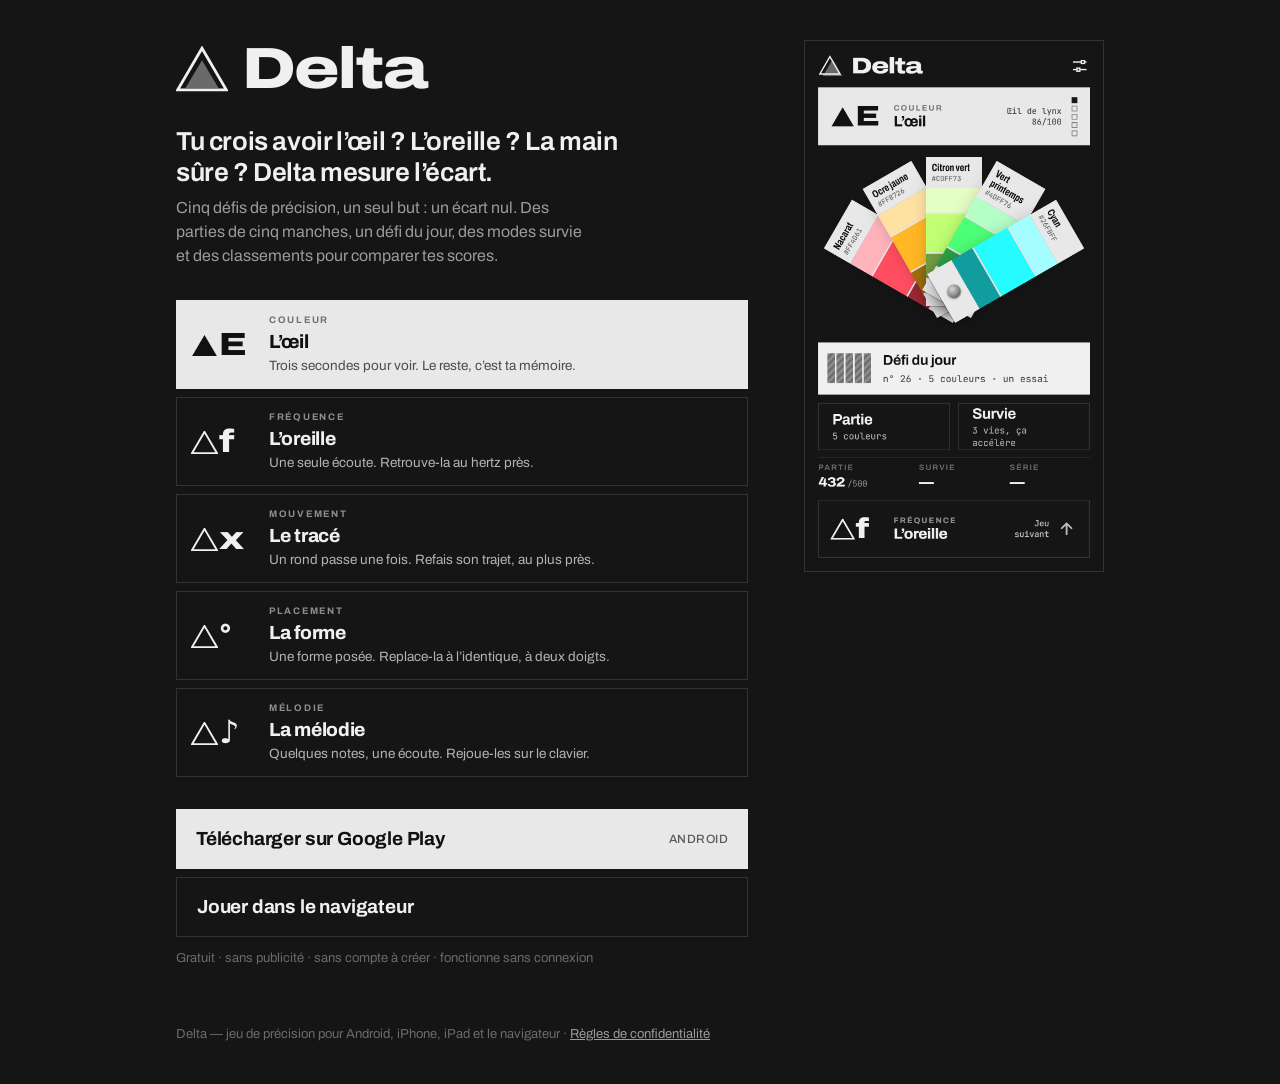
<file: index.html>
<!doctype html>
<html lang="fr">
<head>
<meta charset="utf-8">
<meta name="viewport" content="width=device-width, initial-scale=1">
<title>Delta — jeu de précision</title>
<meta name="description" content="Couleur, son, tracé, forme, mélodie : cinq défis où le but est un écart nul. Jeu gratuit pour Android, iPhone, iPad et le navigateur, sans publicité.">
<meta property="og:type" content="website">
<meta property="og:url" content="https://maxmoniot.github.io/delta/">
<meta property="og:title" content="Delta — jeu de précision">
<meta property="og:description" content="Couleur, son, tracé, forme, mélodie : cinq défis où le but est un écart nul. Qui fait mieux ?">
<meta property="og:image" content="https://maxmoniot.github.io/delta/apercu.png">
<meta property="og:image:width" content="1024">
<meta property="og:image:height" content="500">
<meta name="twitter:card" content="summary_large_image">
<meta name="theme-color" content="#151515">
<link rel="icon" href="icone.png">
<!-- Page d'accueil de Delta (29/10/2026). L'identifiant Play « fr.max.nuancier » ne peut plus changer : le lien que le
     jeu partage est celui-ci, qui finit par « delta ». Sur un téléphone Android, on file tout de suite au Play Store ;
     ailleurs, la page présente le jeu. Elle sert aussi d'accueil à l'écran de consentement Google (lien de
     confidentialité obligatoire). Source : android/play/site/ du projet ; publiée dans le dépôt maxmoniot/delta.
     Depuis le 12/11/2026, un iPhone ou un iPad va droit à la version iPhone (jouer/), qui propose d'ajouter son icône
     sur l'écran d'accueil (skill web-vers-appli-iphone, iphone/ du projet). « ?reste » garde cette page partout.
     Depuis le 12/11/2026 (Max), le bouton dit « Jouer dans le navigateur » : il mène tout le monde au même jeu, qui
     reconnaît lui-même un appareil Apple (iPhone, iPad : écran d'accueil ; Mac avec Safari : Ajouter au Dock). -->
<script>
  (function () {
    var PLAY = 'https://play.google.com/store/apps/details?id=fr.max.nuancier';
    var ua = navigator.userAgent || '', reste = /[?&]reste\b/.test(location.search);
    // l'iPad se présente comme un Mac depuis iPadOS 13 : un « Mac » tactile est un iPad
    var ios = /iPhone|iPad|iPod/.test(ua) || (/Macintosh/.test(ua) && navigator.maxTouchPoints > 1);
    if (reste) return;
    if (/Android/i.test(ua)) location.replace(PLAY);
    else if (ios) location.replace('jouer/');
  })();
</script>
<style>
  @font-face { font-family: 'Archivo'; src: url('fonts/archivo-latin.woff2') format('woff2'); font-weight: 100 900; font-stretch: 62% 125%; font-display: swap; }
  :root { --bg: #151515; --raise: #1f1f1f; --line: #333333; --ink: #f0f0f0; --ink-2: #9b9b9b; --ink-3: #6a6a6a; --paper: #e8e8e8; --paper-ink: #111111; }
  * { box-sizing: border-box; margin: 0; padding: 0; }
  body { background: var(--bg); color: var(--ink); font: 16px/1.5 'Archivo', system-ui, sans-serif; -webkit-font-smoothing: antialiased; }
  main { max-width: 960px; margin: 0 auto; padding: 40px 16px 56px; display: grid; grid-template-columns: 1fr 300px; gap: 56px; align-items: start; }
  .brand { display: flex; align-items: center; gap: 14px; }
  .brand svg { width: 52px; height: 46px; }
  .brand b { font-stretch: 125%; font-weight: 820; font-size: 58px; letter-spacing: -.035em; line-height: 1; }
  .lede { margin: 28px 0 8px; font-size: 26px; font-weight: 640; line-height: 1.2; letter-spacing: -.015em; max-width: 30ch; }
  .sub { color: var(--ink-2); max-width: 46ch; }
  .worlds { margin: 32px 0; display: flex; flex-direction: column; gap: 8px; list-style: none; }
  .worlds li { display: grid; grid-template-columns: 64px 1fr; align-items: center; gap: 14px; padding: 12px 14px; border: 1.5px solid var(--line); }
  .worlds li:first-child { background: var(--paper); color: var(--paper-ink); border-color: var(--paper); }
  .glyph { display: flex; align-items: flex-end; font-stretch: 125%; font-weight: 820; font-size: 32px; line-height: .74; letter-spacing: -.05em; }
  .glyph svg { width: 27px; height: 23px; fill: currentColor; margin-right: 1px; }
  .worlds li:not(:first-child) .glyph svg { fill: none; stroke: currentColor; stroke-width: 2.2; }
  .worlds em { display: block; font-style: normal; font-size: 9.5px; font-weight: 700; letter-spacing: .18em; text-transform: uppercase; opacity: .55; }
  .worlds strong { font-size: 19px; font-weight: 740; letter-spacing: -.015em; }
  .worlds span.t { display: block; font-size: 13.5px; opacity: .72; }
  .get { display: flex; align-items: center; justify-content: space-between; gap: 16px; min-height: 60px; padding: 0 20px; background: var(--paper); color: var(--paper-ink);
    text-decoration: none; font-weight: 700; font-size: 19px; letter-spacing: -.01em; }
  .get small { font-weight: 500; font-size: 12px; letter-spacing: .04em; opacity: .65; }
  .get:active { transform: scale(.985); }
  .get.ios { margin-top: 8px; background: transparent; color: var(--ink); border: 1.5px solid var(--line); }
  .facts { margin-top: 12px; font-size: 13px; color: var(--ink-3); }
  .phone { position: sticky; top: 40px; }
  .phone img { display: block; width: 100%; height: auto; border: 1.5px solid var(--line); }
  footer { max-width: 960px; margin: 0 auto; padding: 0 16px 40px; font-size: 13px; color: var(--ink-3); }
  footer a { color: var(--ink-2); }
  @media (max-width: 760px) {
    main { grid-template-columns: 1fr; gap: 32px; padding-top: 28px; }
    .brand b { font-size: 46px; }
    .lede { font-size: 22px; }
    .phone { position: static; max-width: 280px; }
    .get { font-size: 18px; white-space: nowrap; }
    .get small { display: none; }
  }
</style>
</head>
<body>
<main>
  <div>
    <div class="brand">
      <svg viewBox="0 0 30 26" aria-hidden="true"><path d="M15 1 29 25H1z" fill="none" stroke="#f0f0f0" stroke-width="1.6"/><path d="M15 8 24.5 24H5.5z" fill="#6a6a6a"/></svg>
      <b>Delta</b>
    </div>
    <p class="lede">Tu crois avoir l’œil&nbsp;? L’oreille&nbsp;? La main sûre&nbsp;? Delta mesure l’écart.</p>
    <p class="sub">Cinq défis de précision, un seul but&nbsp;: un écart nul. Des parties de cinq manches, un défi du jour, des modes survie et des classements pour comparer tes scores.</p>

    <ul class="worlds">
      <li><span class="glyph" aria-hidden="true"><svg viewBox="0 0 30 26"><path d="M15 1 29 25H1z"/></svg>E</span><span><em>Couleur</em><strong>L’œil</strong><span class="t">Trois secondes pour voir. Le reste, c’est ta mémoire.</span></span></li>
      <li><span class="glyph" aria-hidden="true"><svg viewBox="0 0 30 26"><path d="M15 1 29 25H1z"/></svg>f</span><span><em>Fréquence</em><strong>L’oreille</strong><span class="t">Une seule écoute. Retrouve-la au hertz près.</span></span></li>
      <li><span class="glyph" aria-hidden="true"><svg viewBox="0 0 30 26"><path d="M15 1 29 25H1z"/></svg>x</span><span><em>Mouvement</em><strong>Le tracé</strong><span class="t">Un rond passe une fois. Refais son trajet, au plus près.</span></span></li>
      <li><span class="glyph" aria-hidden="true"><svg viewBox="0 0 30 26"><path d="M15 1 29 25H1z"/></svg>°</span><span><em>Placement</em><strong>La forme</strong><span class="t">Une forme posée. Replace-la à l’identique, à deux doigts.</span></span></li>
      <li><span class="glyph" aria-hidden="true"><svg viewBox="0 0 30 26"><path d="M15 1 29 25H1z"/></svg>♪</span><span><em>Mélodie</em><strong>La mélodie</strong><span class="t">Quelques notes, une écoute. Rejoue-les sur le clavier.</span></span></li>
    </ul>

    <a class="get" href="https://play.google.com/store/apps/details?id=fr.max.nuancier">Télécharger sur Google Play <small>ANDROID</small></a>
    <a class="get ios" href="jouer/">Jouer dans le navigateur</a>
    <p class="facts">Gratuit · sans publicité · sans compte à créer · fonctionne sans connexion</p>
  </div>
  <div class="phone"><img src="capture.png" width="1080" height="1920" alt="L’accueil de Delta : le monde de l’œil ouvert, un éventail de nuancier, et l’étiquette du jeu suivant en bas"></div>
</main>
<footer>Delta — jeu de précision pour Android, iPhone, iPad et le navigateur · <a href="confidentialite.html">Règles de confidentialité</a></footer>
</body>
</html>
</file>
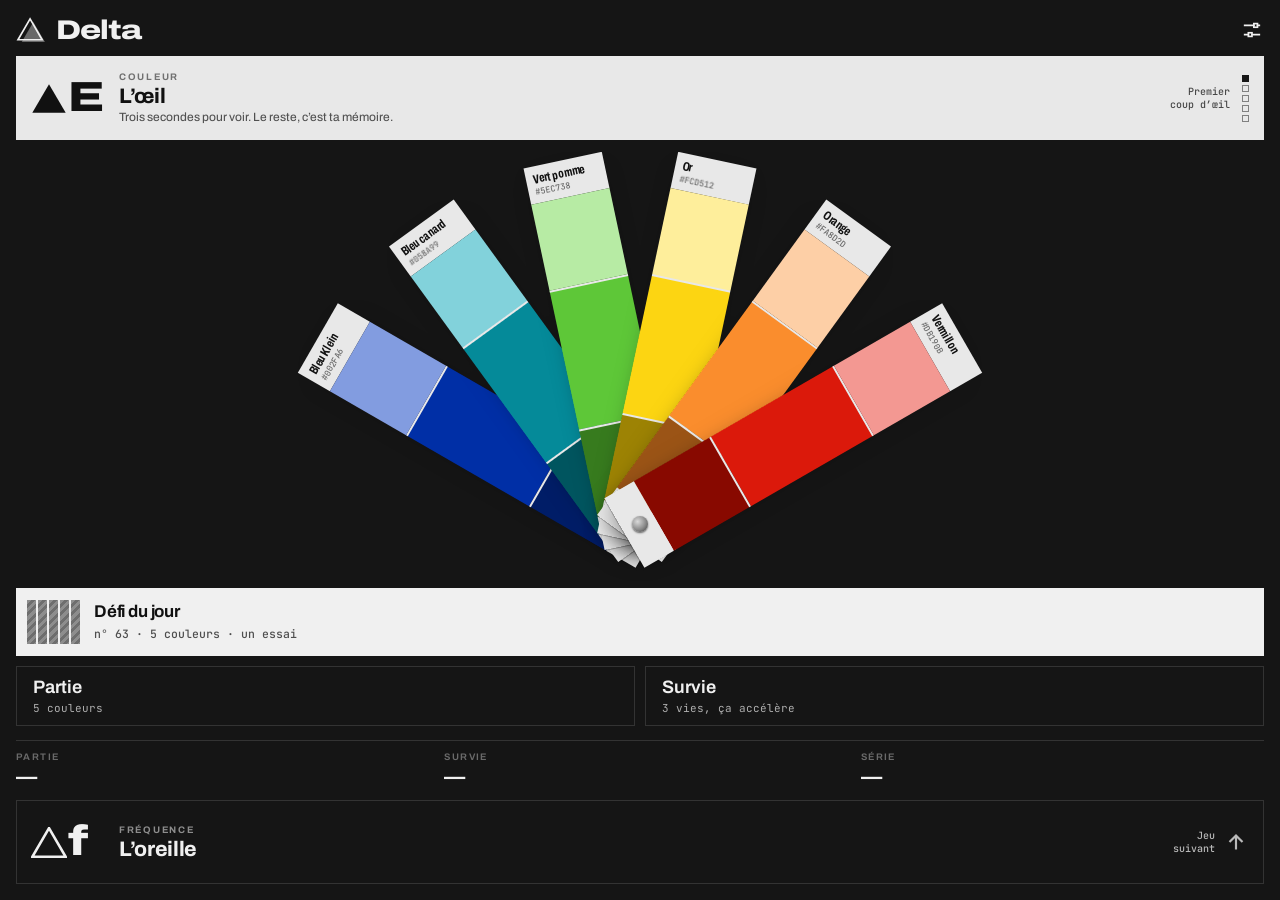
<file: jouer/index.html>
<!doctype html>
<html lang="fr" class="theme-dark">
<head>
<meta charset="utf-8">
<meta name="viewport" content="width=device-width, initial-scale=1, viewport-fit=cover, user-scalable=no">
<meta name="theme-color" content="#151515">
<meta name="color-scheme" content="dark light">
<title>Delta</title>
<link rel="icon" href="icon.svg">
<link rel="stylesheet" href="css/style.css">
<meta name="apple-mobile-web-app-capable" content="yes">
<meta name="mobile-web-app-capable" content="yes">
<meta name="apple-mobile-web-app-status-bar-style" content="black-translucent">
<meta name="apple-mobile-web-app-title" content="Delta">
<meta name="format-detection" content="telephone=no">
<meta name="description" content="Couleur, son, tracé, forme, mélodie : cinq défis où le but est un écart nul.">
<link rel="manifest" href="manifest.webmanifest">
<link rel="apple-touch-icon" href="icones/icone-180.png">
<style>
  html,body{-webkit-touch-callout:none;-webkit-tap-highlight-color:transparent;-webkit-text-size-adjust:100%}
  #sonde{position:fixed;left:0;top:0;width:0;height:0;visibility:hidden;pointer-events:none;
    padding:env(safe-area-inset-top) env(safe-area-inset-right) env(safe-area-inset-bottom) env(safe-area-inset-left)}
  #installer{display:none;position:fixed;top:0;right:0;bottom:0;left:0;z-index:2147483647;background:#151515;color:#f0f0f0;
    font:16px/1.4 -apple-system,system-ui,sans-serif;align-items:center;justify-content:center;text-align:center;overflow:auto;
    padding:env(safe-area-inset-top) env(safe-area-inset-right) env(safe-area-inset-bottom) env(safe-area-inset-left)}
  #installer.ouvert{display:flex}
  #installer .boite{max-width:420px;padding:20px}
  #installer img{width:96px;height:96px;border-radius:22px}
  #installer h1{font-size:24px;margin:12px 0 18px;color:#e8e8e8}
  #installer ol{list-style:none;padding:0;margin:0 0 22px;display:flex;gap:10px;justify-content:center;align-items:stretch}
  #installer li{flex:1;background:#1f1f1f;border:1px solid #333333;border-radius:12px;padding:12px 6px;font-size:14px}
  #installer li svg{display:block;margin:0 auto 6px;width:32px;height:32px}
  #installer li b{display:block;color:#e8e8e8;font-size:13px;margin-bottom:4px}
  #installer button{font:bold 17px -apple-system,system-ui,sans-serif;color:#fff;background:#3a3a3a;border:2px solid rgba(0,0,0,.4);
    border-radius:10px;padding:12px 26px}
  #installer .appli{display:none;margin:0 0 14px;padding:10px 12px;border:1px solid #e8e8e8;border-radius:12px;font-size:15px}
  #installer.dans-appli .appli{display:block}
  #installer .appli b{color:#e8e8e8}
  #installer .sur-mac,#installer.mac .sur-ios,#installer.mac .appli{display:none}
  #installer.mac .sur-mac{display:flex}
  @media (orientation:landscape) and (max-height:430px){#installer img{width:64px;height:64px}#installer h1{margin:6px 0 10px;font-size:20px}
    #installer ol{margin-bottom:12px}#installer .boite{max-width:560px;padding:10px}}
  #installer li,#installer button,#installer .appli{border-radius:0}#installer,#installer button{font-family:'Archivo',system-ui,sans-serif}
</style>
</head>
<body>
<div id="sonde"></div>
<div id="installer" role="dialog" aria-label="Installer le jeu"><div class="boite">
  <img src="icones/icone-180.png" alt="">
  <h1>Delta</h1>
  <p class="appli">D'abord, ouvrez ce lien dans <b>Safari</b> :<br><b>⋯</b> puis « Ouvrir dans le navigateur »</p>
  <ol class="sur-ios">
    <li><svg viewBox="0 0 32 32" fill="none" stroke="#e8e8e8" stroke-linecap="round" stroke-linejoin="round" stroke-width="2.4"><path d="M16 3v17M10 9l6-6 6 6"/><path d="M11 14H7v15h18V14h-4"/></svg><b>1</b>Partager<br><small>(ou ⋯ puis Partager)</small></li>
    <li><svg viewBox="0 0 32 32" fill="none" stroke="#e8e8e8" stroke-linecap="round" stroke-linejoin="round" stroke-width="2.4"><rect x="4" y="4" width="24" height="24" rx="6"/><path d="M16 10v12M10 16h12"/></svg><b>2</b>Sur l'écran d'accueil</li>
    <li><svg viewBox="0 0 32 32" fill="none" stroke="#e8e8e8" stroke-linecap="round" stroke-linejoin="round" stroke-width="2.8"><path d="M6 17l7 7 13-15"/></svg><b>3</b>Ajouter</li>
  </ol>
  <ol class="sur-mac">
    <li><svg viewBox="0 0 32 32" fill="none" stroke="#e8e8e8" stroke-linecap="round" stroke-linejoin="round" stroke-width="2.4"><path d="M8 4h11l6 6v18H8z"/><path d="M19 4v6h6"/></svg><b>1</b>Fichier<br><small>(ou Partager)</small></li>
    <li><svg viewBox="0 0 32 32" fill="none" stroke="#e8e8e8" stroke-linecap="round" stroke-linejoin="round" stroke-width="2.4"><rect x="3" y="20" width="26" height="8" rx="3"/><rect x="12" y="8" width="8" height="8" rx="2"/><path d="M16 4v2"/></svg><b>2</b>Ajouter au Dock</li>
    <li><svg viewBox="0 0 32 32" fill="none" stroke="#e8e8e8" stroke-linecap="round" stroke-linejoin="round" stroke-width="2.8"><path d="M6 17l7 7 13-15"/></svg><b>3</b>Ajouter</li>
  </ol>
  <button id="jouer-ici" type="button">▶ Jouer ici</button>
</div></div>
<div id="app" data-screen="home">

  <!-- ===================== ACCUEIL ===================== -->
  <section class="screen" id="home" aria-label="Accueil">
    <header class="bar">
      <h1 class="wordmark"><svg class="mark" viewBox="0 0 32 28" aria-hidden="true"><path class="t" d="M18.5 5.5 31 27H6z"/><path class="p" d="M15 2 28 24.5H2z"/></svg>Delta</h1>
      <div class="bar-btns">
        <!-- classements Google Play Jeux : seulement dans l'appli Android -->
        <button class="icon-btn" id="btn-lb" aria-label="Classements" hidden>
          <svg viewBox="0 0 24 24" aria-hidden="true"><path d="M3 20h18M5 20v-6h4v6M10 20V7h4v13M15 20v-9h4v9"/></svg>
        </button>
        <button class="icon-btn" id="btn-settings" aria-label="Réglages">
          <svg viewBox="0 0 24 24" aria-hidden="true"><path d="M4 7h10M18 7h2M4 17h4M12 17h8"/><rect x="14" y="5" width="4" height="4"/><rect x="8" y="15" width="4" height="4"/></svg>
        </button>
      </div>
    </header>

    <!-- Deux mondes empilés comme deux lames de nuancier : celui qu'on choisit s'ouvre, l'autre se replie en bandeau -->
    <div class="worlds" id="worlds">
      <div class="places" id="places" role="img" aria-label="Jeu 1 sur 5"><i></i><i></i><i></i><i></i><i></i><b class="mark" id="places-mark"></b></div>

      <section class="world" id="w-eye" data-w="eye">
        <button class="w-head" id="wh-eye" aria-controls="wb-eye">
          <span class="w-glyph" aria-hidden="true"><svg viewBox="0 0 30 26"><path d="M15 1 29 25H1z"/></svg><i>E</i></span>
          <span class="w-txt"><em>Couleur</em><b>L’œil</b><small>Trois secondes pour voir. Le reste, c’est ta mémoire.</small></span>
          <span class="w-side"><span class="lvl" id="ws-eye"></span><span class="swap">Jeu<br>suivant<svg class="arrow" viewBox="0 0 24 24" aria-hidden="true"><path d="M12 19V6M6 12l6-6 6 6"/></svg></span></span>
        </button>
        <div class="w-body" id="wb-eye">
          <div class="fan-wrap" id="fan-wrap">
            <div class="fan" id="fan"></div>
          </div>
          <div class="actions">
            <button class="daily" id="btn-daily">
              <span class="daily-sw" id="daily-sw" aria-hidden="true"></span>
              <span class="daily-txt"><b>Défi du jour</b><small id="daily-sub"></small></span>
              <span class="daily-streak" id="daily-streak"></span>
            </button>
            <div class="pair">
              <button class="btn duo" id="btn-play"><span>Partie</span><small>5 couleurs</small></button>
              <button class="btn ghost duo" id="btn-survival"><span>Survie</span><small>3 vies, ça accélère</small></button>
            </div>
          </div>
          <div class="records" id="records"></div>
        </div>
      </section>

      <section class="world" id="w-ear" data-w="ear">
        <button class="w-head" id="wh-ear" aria-controls="wb-ear">
          <span class="w-glyph" aria-hidden="true"><svg viewBox="0 0 30 26"><path d="M15 1 29 25H1z"/></svg><i>f</i></span>
          <span class="w-txt"><em>Fréquence</em><b>L’oreille</b><small>Une seule écoute. <span class="nw">Retrouve-la</span> au hertz près.</small></span>
          <span class="w-side"><span class="lvl" id="ws-ear"></span><span class="swap">Jeu<br>suivant<svg class="arrow" viewBox="0 0 24 24" aria-hidden="true"><path d="M12 19V6M6 12l6-6 6 6"/></svg></span></span>
        </button>
        <div class="w-body" id="wb-ear">
          <div class="cloud-wrap" id="cloud-wrap"><canvas id="cloud" aria-hidden="true"></canvas><span class="cloud-hint">Touche le nuage</span></div>
          <div class="actions">
            <button class="daily" id="btn-ear-daily">
              <span class="daily-sw" id="ear-daily-sw" aria-hidden="true"></span>
              <span class="daily-txt"><b>Défi du jour</b><small id="ear-daily-sub"></small></span>
              <span class="daily-streak" id="ear-daily-streak"></span>
            </button>
            <div class="pair">
              <button class="btn duo" id="btn-ear"><span>Partie</span><small>5 fréquences</small></button>
              <button class="btn ghost duo" id="btn-ear-survival"><span>Survie</span><small>3 vies, ça raccourcit</small></button>
            </div>
            <button class="btn ghost" id="btn-accord"><span>Accordage</span><small>fais taire le battement</small></button>
          </div>
          <div class="records" id="records-ear"></div>
        </div>
      </section>


      <section class="world" id="w-trace" data-w="trace">
        <button class="w-head" id="wh-trace" aria-controls="wb-trace">
          <span class="w-glyph" aria-hidden="true"><svg viewBox="0 0 30 26"><path d="M15 1 29 25H1z"/></svg><i>x</i></span>
          <span class="w-txt"><em>Mouvement</em><b>Le tracé</b><small>Un rond passe une fois. Refais son trajet, au plus près.</small></span>
          <span class="w-side"><span class="lvl" id="ws-trace"></span><span class="swap">Jeu<br>suivant<svg class="arrow" viewBox="0 0 24 24" aria-hidden="true"><path d="M12 19V6M6 12l6-6 6 6"/></svg></span></span>
        </button>
        <div class="w-body" id="wb-trace">
          <div class="scribe-wrap" id="scribe-wrap"><canvas id="scribe" aria-hidden="true"></canvas><span class="cloud-hint">Touche la toile</span></div>
          <div class="actions">
            <button class="btn" id="btn-geste"><span>Jouer</span><small>5 tracés</small></button>
          </div>
          <div class="records" id="records-trace"></div>
        </div>
      </section>
      <section class="world" id="w-forme" data-w="forme">
        <button class="w-head" id="wh-forme" aria-controls="wb-forme">
          <span class="w-glyph" aria-hidden="true"><svg viewBox="0 0 30 26"><path d="M15 1 29 25H1z"/></svg><i>°</i></span>
          <span class="w-txt"><em>Placement</em><b>La forme</b><small>Une forme posée. Replace-la à l’identique, à deux doigts.</small></span>
          <span class="w-side"><span class="lvl" id="ws-forme"></span><span class="swap">Jeu<br>suivant<svg class="arrow" viewBox="0 0 24 24" aria-hidden="true"><path d="M12 19V6M6 12l6-6 6 6"/></svg></span></span>
        </button>
        <div class="w-body" id="wb-forme">
          <div class="scribe-wrap" id="formhero-wrap"><canvas id="formhero" aria-hidden="true"></canvas><span class="cloud-hint">Glisse · pince · tourne</span></div>
          <div class="actions">
            <button class="btn" id="btn-forme"><span>Jouer</span><small>5 formes</small></button>
          </div>
          <div class="records" id="records-forme"></div>
        </div>
      </section>
      <section class="world" id="w-melodie" data-w="melodie">
        <button class="w-head" id="wh-melodie" aria-controls="wb-melodie">
          <span class="w-glyph" aria-hidden="true"><svg viewBox="0 0 30 26"><path d="M15 1 29 25H1z"/></svg><i><svg class="note" viewBox="0 0 16 30"><path d="M9.5 1h2.4v21H9.5zM11.9 1 16 5.5v4.2L11.9 6zM1 18h10.9v9H1z"/></svg></i></span>
          <span class="w-txt"><em>Mélodie</em><b>La mélodie</b><small>Quelques notes, une écoute. <span class="nw">Rejoue-les</span> sur le clavier.</small></span>
          <span class="w-side"><span class="lvl" id="ws-melodie"></span><span class="swap">Jeu<br>suivant<svg class="arrow" viewBox="0 0 24 24" aria-hidden="true"><path d="M12 19V6M6 12l6-6 6 6"/></svg></span></span>
        </button>
        <div class="w-body" id="wb-melodie">
          <div class="scribe-wrap" id="keyshero-wrap"><canvas id="keyshero" aria-hidden="true"></canvas><span class="cloud-hint" id="keyshero-hint">Touche le clavier</span></div>
          <div class="actions">
            <div class="pair">
              <button class="btn duo" id="btn-melodie"><span>Partie</span><small>5 mélodies</small></button>
              <button class="btn ghost duo" id="btn-melodie-survie"><span>Survie</span><small>3 vies, ça s’allonge</small></button>
            </div>
          </div>
          <div class="records" id="records-melodie"></div>
        </div>
      </section>
    </div>
  </section>

  <!-- ===================== PARTIE ===================== -->
  <section class="screen" id="play" aria-label="Partie">
    <header class="bar">
      <button class="icon-btn" id="btn-quit" aria-label="Quitter la partie">
        <svg viewBox="0 0 24 24" aria-hidden="true"><path d="M6 6l12 12M18 6L6 18"/></svg>
      </button>
      <div class="progress" id="progress"></div>
      <div class="total"><span id="total">0</span><small>pts</small></div>
    </header>

    <div class="chip" id="chip">
      <div class="field" id="field">
        <div class="half h-target" id="h-target"><span class="tag" id="tag-target"></span></div>
        <div class="half h-pick" id="h-pick"><span class="tag" id="tag-pick"></span></div>
        <div class="field-msg" id="field-msg"></div>
      </div>
      <div class="label" id="label">
        <div class="num"><b id="num">01</b><small id="num-unit"></small></div>
        <div class="txt">
          <span class="ttl" id="ttl">Mémorise</span>
          <span class="sub" id="sub"></span>
        </div>
        <div class="timer" id="timer"><i id="timer-bar"></i></div>
      </div>
    </div>

    <div class="picker" id="picker">
      <canvas id="pad" aria-label="Disque des teintes : l’angle choisit la teinte, le rayon la saturation"></canvas>
      <div class="picker-msg" id="picker-msg" aria-hidden="true"></div>
    </div>
    <button class="btn big" id="btn-go" disabled><span id="go-txt">Valider</span></button>
  </section>

  <!-- ===================== À L'OREILLE ===================== -->
  <section class="screen" id="ear" aria-label="À l’oreille">
    <header class="bar">
      <button class="icon-btn" id="ear-quit" aria-label="Quitter la partie">
        <svg viewBox="0 0 24 24" aria-hidden="true"><path d="M6 6l12 12M18 6L6 18"/></svg>
      </button>
      <div class="progress" id="ear-progress"></div>
      <div class="total"><span id="ear-total">0</span><small>pts</small></div>
    </header>

    <div class="chip">
      <div class="field scope" id="ear-field">
        <canvas id="scope" aria-hidden="true"></canvas>
        <span class="stag l" id="ear-tag-t"></span>
        <span class="stag r" id="ear-tag-p"></span>
      </div>
      <div class="label" id="ear-label">
        <div class="num"><b id="ear-num">01</b><small id="ear-unit"></small></div>
        <div class="txt">
          <span class="ttl" id="ear-ttl">Écoute</span>
          <span class="sub" id="ear-sub"></span>
        </div>
        <div class="timer"><i id="ear-bar"></i></div>
      </div>
    </div>

    <div class="keys-wrap" id="keys-wrap">
      <canvas id="keys" aria-label="Ruban de fréquences en hertz : glisse pour régler"></canvas>
      <div class="picker-msg" id="ear-msg" aria-hidden="true"></div>
    </div>
    <div class="ear-actions">
      <button class="btn ghost sq" id="ear-play" aria-label="Écouter ma fréquence" disabled>
        <svg viewBox="0 0 24 24" aria-hidden="true"><path d="M4 9h4l5-4v14l-5-4H4z"/><path d="M16.5 8.5a5 5 0 0 1 0 7M19 6a8.5 8.5 0 0 1 0 12"/></svg>
      </button>
      <button class="btn big" id="ear-go" disabled><span id="ear-go-txt">Valider</span></button>
    </div>
  </section>

  <!-- ===================== LA MAIN : mouvement et forme ===================== -->
  <section class="screen" id="hand" aria-label="La main">
    <header class="bar">
      <button class="icon-btn" id="hand-quit" aria-label="Quitter la partie">
        <svg viewBox="0 0 24 24" aria-hidden="true"><path d="M6 6l12 12M18 6L6 18"/></svg>
      </button>
      <div class="progress" id="hand-progress"></div>
      <div class="total"><span id="hand-total">0</span><small>pts</small></div>
    </header>

    <div class="chip hand-chip">
      <div class="field board" id="board-wrap"><canvas id="board" aria-label="Toile : refais le geste au doigt"></canvas></div>
      <div class="label" id="hand-label">
        <div class="num"><b id="hand-num">01</b><small id="hand-unit"></small></div>
        <div class="txt">
          <span class="ttl" id="hand-ttl"></span>
          <span class="sub" id="hand-sub"></span>
        </div>
        <div class="timer"><i id="hand-bar"></i></div>
      </div>
    </div>
    <div class="ear-actions hand-actions">
      <button class="btn ghost sq" id="hand-replay" aria-label="Rejouer la comparaison" disabled>
        <svg viewBox="0 0 24 24" aria-hidden="true"><path d="M4 12a8 8 0 1 0 2.4-5.7M4 4v5h5"/></svg>
      </button>
      <button class="btn big" id="hand-go" disabled><span id="hand-go-txt">Valider</span></button>
    </div>
  </section>

  <!-- ===================== LA MÉLODIE ===================== -->
  <section class="screen" id="tune" aria-label="La mélodie">
    <header class="bar">
      <button class="icon-btn" id="tune-quit" aria-label="Quitter la partie">
        <svg viewBox="0 0 24 24" aria-hidden="true"><path d="M6 6l12 12M18 6L6 18"/></svg>
      </button>
      <div class="progress" id="tune-progress"></div>
      <div class="total"><span id="tune-total">0</span><small>pts</small></div>
    </header>

    <div class="chip tune-chip">
      <div class="field stage" id="stage-wrap"><canvas id="stage" aria-hidden="true"></canvas><span class="itag" id="tune-inst"></span></div>
      <div class="label" id="tune-label">
        <div class="num"><b id="tune-num">01</b><small id="tune-unit"></small></div>
        <div class="txt">
          <span class="ttl" id="tune-ttl"></span>
          <span class="sub" id="tune-sub"></span>
        </div>
      </div>
    </div>
    <div class="clavier-wrap"><canvas id="clavier" aria-label="Clavier d’un octave : touche pour essayer une note"></canvas></div>
    <!-- une seule écoute : pas de bouton pour réécouter la mélodie (demande de Max du 04/11/2026, « sinon c'est trop facile ») -->
    <div class="ear-actions tune-actions">
      <button class="btn big" id="tune-go" disabled><span id="tune-go-txt">Valider la note</span></button>
    </div>
  </section>

  <!-- ===================== BILAN ===================== -->
  <section class="screen" id="result" aria-label="Bilan">
    <header class="bar">
      <span class="kicker" id="res-kicker"></span>
      <button class="lb-link" id="res-lb" hidden><span>Classement</span><svg viewBox="0 0 24 24" aria-hidden="true"><path d="M3 20h18M5 20v-6h4v6M10 20V7h4v13M15 20v-9h4v9"/></svg></button>
    </header>
    <div class="res-head">
      <div class="res-total"><b id="res-total">0</b><small id="res-max">/500</small></div>
      <p class="res-rank" id="res-rank"></p>
      <p class="res-note" id="res-note"></p>
      <div class="goal" id="goal">
        <div class="goal-txt"><span id="goal-a"></span><span id="goal-b"></span></div>
        <div class="goal-bar"><i id="goal-fill"></i></div>
      </div>
    </div>
    <div class="res-chips" id="res-chips"></div>
    <div class="actions">
      <!-- partager : une image du score (nom du jeu, score, manches) et le lien du Play Store -->
      <button class="btn share" id="btn-share"><span>Partager mon score</span>
        <svg viewBox="0 0 24 24" aria-hidden="true"><path d="M12 15V3.5M7 8.5l5-5 5 5M5 11.5V21h14v-9.5"/></svg>
      </button>
      <div class="pair">
        <button class="btn ghost" id="btn-again"><span>Rejouer</span></button>
        <button class="btn ghost" id="btn-home"><span>Accueil</span></button>
      </div>
    </div>
  </section>

  <!-- ===================== RÉGLAGES ===================== -->
  <div class="sheet" id="sheet" hidden>
    <div class="sheet-card" role="dialog" aria-label="Réglages">
      <header class="sheet-head"><b>Réglages</b>
        <button class="icon-btn" id="btn-close" aria-label="Fermer"><svg viewBox="0 0 24 24" aria-hidden="true"><path d="M6 6l12 12M18 6L6 18"/></svg></button>
      </header>
      <button class="row" id="set-theme"><span>Thème</span><em id="v-theme"></em></button>
      <button class="row" id="set-sound"><span>Bruitages</span><em id="v-sound"></em></button>
      <button class="row" id="set-haptics"><span>Vibrations</span><em id="v-haptics"></em></button>
      <button class="row danger" id="set-reset"><span>Effacer records et historique</span><em></em></button>
    </div>
  </div>

  <div class="toast" id="toast" role="status" aria-live="polite"></div>
</div>

<script src="iphone.js"></script>
<script src="js/color.js"></script>
<script src="js/palette.js"></script>
<script src="js/pitch.js"></script>
<script src="js/geste.js"></script>
<script src="js/melodie.js"></script>
<script src="js/store.js"></script>
<script src="js/fx.js"></script>
<script src="js/dial.js"></script>
<script src="js/picker.js"></script>
<script src="js/game.js"></script>
<script src="js/ear.js"></script>
<script src="js/hand.js"></script>
<script src="js/tune.js"></script>
<script src="js/carte.js"></script>
<script src="js/classement.js"></script>
<script src="js/ui.js"></script>
<script src="js/app.js"></script>
</body>
</html>
</file>
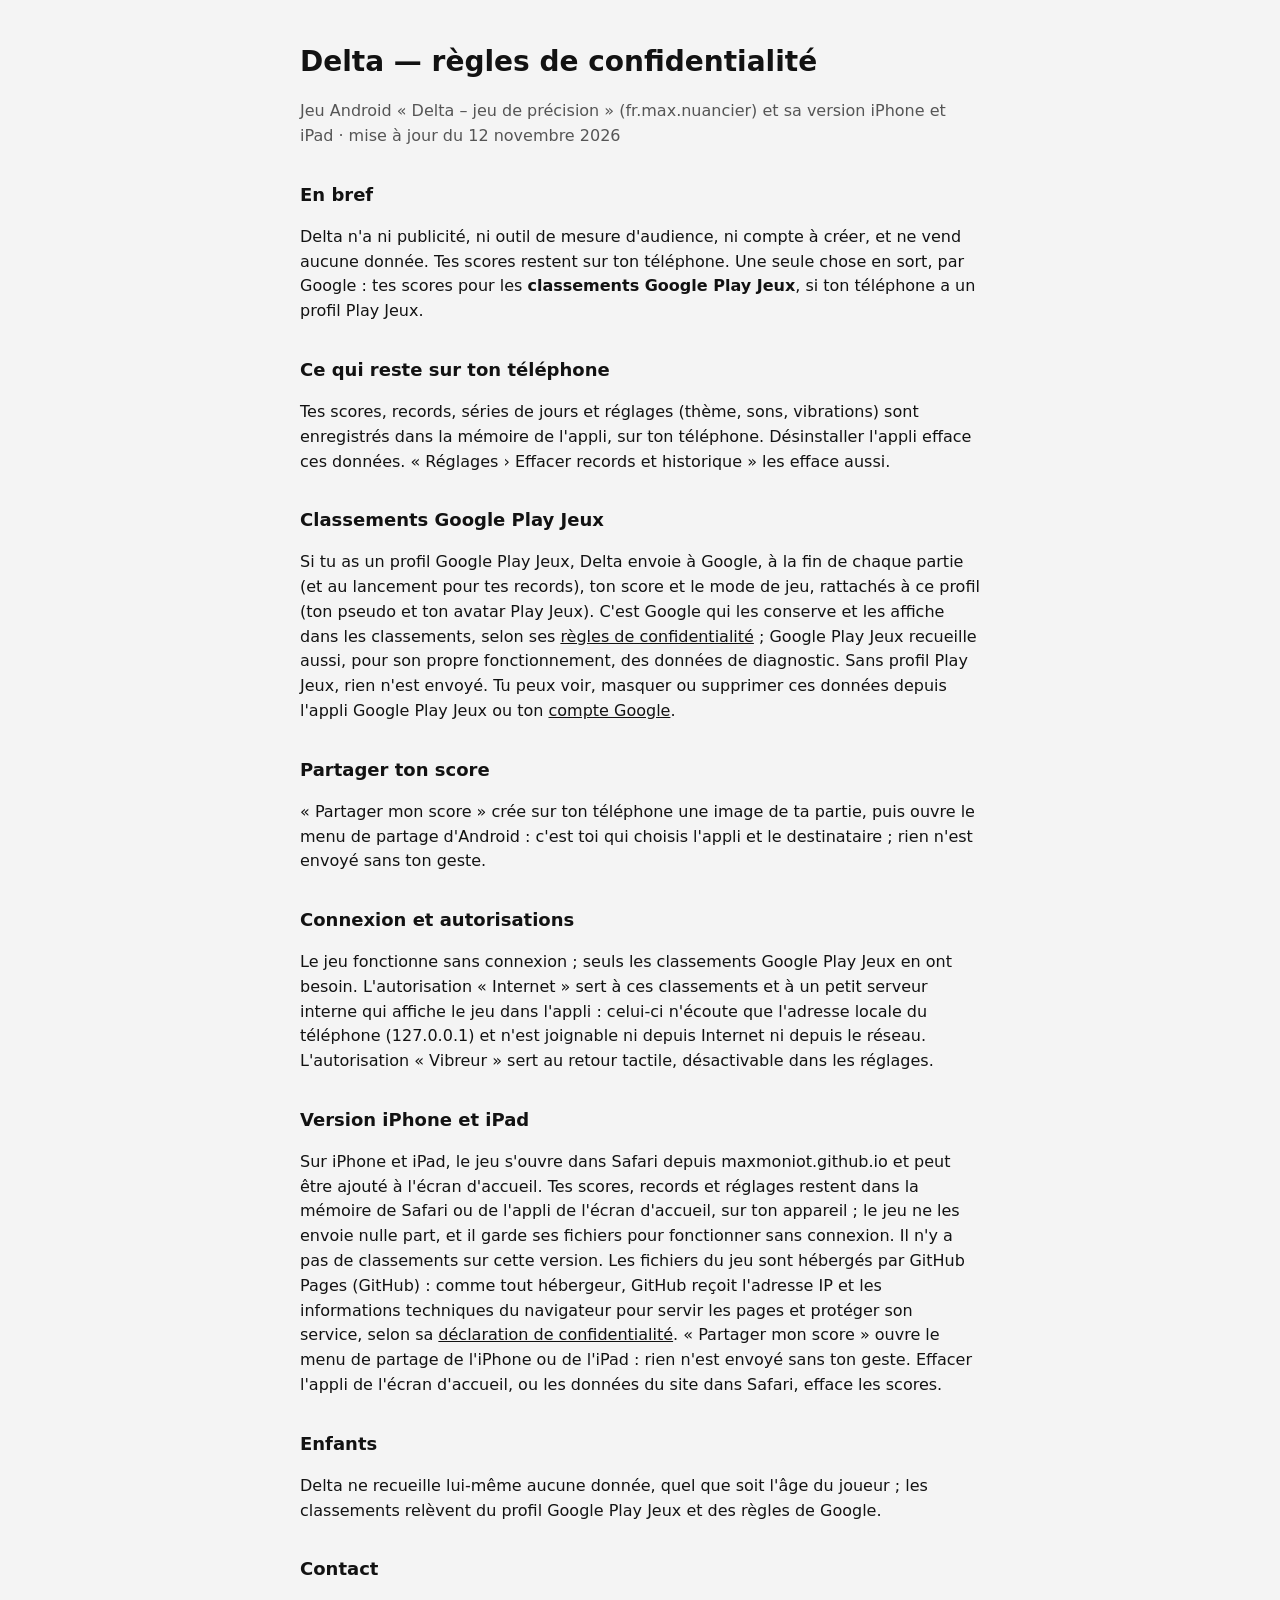
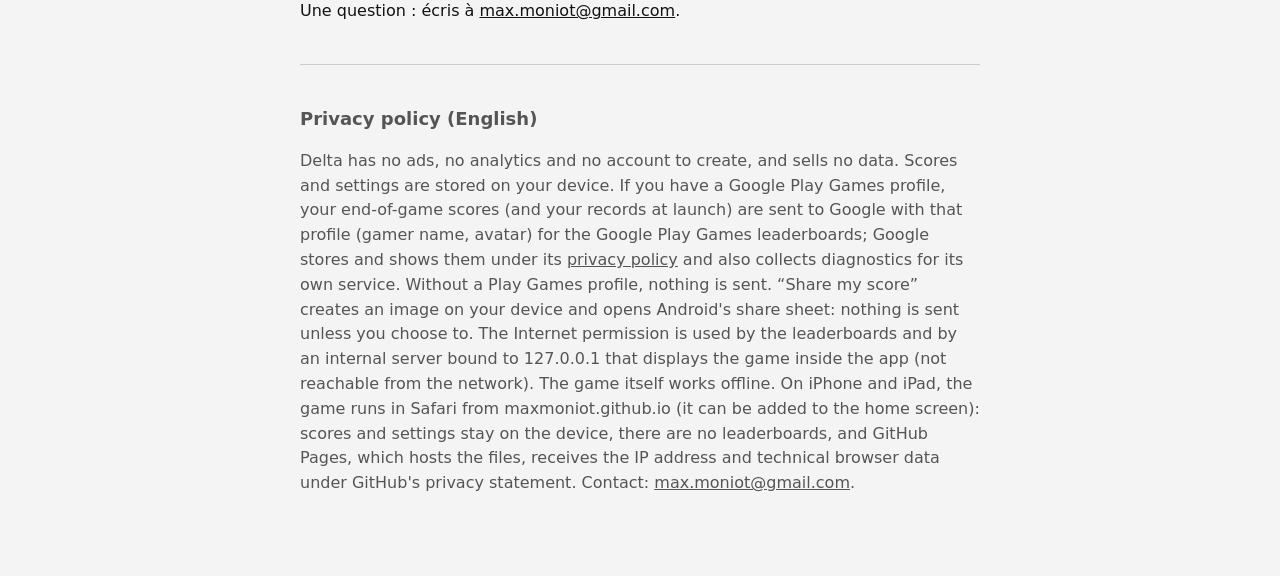
<file: confidentialite.html>
<!doctype html>
<html lang="fr">
<head>
<meta charset="utf-8">
<meta name="viewport" content="width=device-width, initial-scale=1">
<title>Delta — règles de confidentialité</title>
<style>
  :root { --bg: #151515; --ink: #f0f0f0; --ink2: #9b9b9b; --line: #333; }
  @media (prefers-color-scheme: light) { :root { --bg: #f4f4f4; --ink: #121212; --ink2: #555; --line: #ccc; } }
  body { margin: 0; background: var(--bg); color: var(--ink); font: 16px/1.55 system-ui, -apple-system, "Segoe UI", sans-serif; }
  main { max-width: 680px; margin: 0 auto; padding: 40px 16px 64px; }
  h1 { font-size: 28px; margin: 0 0 4px; } h2 { font-size: 18px; margin: 32px 0 8px; }
  .date, .en { color: var(--ink2); } a { color: inherit; } hr { border: 0; border-top: 1px solid var(--line); margin: 40px 0; }
</style>
</head>
<body>
<main>
  <h1>Delta — règles de confidentialité</h1>
  <p class="date">Jeu Android « Delta – jeu de précision » (fr.max.nuancier) et sa version iPhone et iPad · mise à jour du 12 novembre 2026</p>

  <h2>En bref</h2>
  <p>Delta n'a ni publicité, ni outil de mesure d'audience, ni compte à créer, et ne vend aucune donnée. Tes scores
  restent sur ton téléphone. Une seule chose en sort, par Google : tes scores pour les <strong>classements Google Play
  Jeux</strong>, si ton téléphone a un profil Play Jeux.</p>

  <h2>Ce qui reste sur ton téléphone</h2>
  <p>Tes scores, records, séries de jours et réglages (thème, sons, vibrations) sont enregistrés dans la mémoire de
  l'appli, sur ton téléphone. Désinstaller l'appli efface ces données. « Réglages › Effacer records et historique » les
  efface aussi.</p>

  <h2>Classements Google Play Jeux</h2>
  <p>Si tu as un profil Google Play Jeux, Delta envoie à Google, à la fin de chaque partie (et au lancement pour tes
  records), ton score et le mode de jeu, rattachés à ce profil (ton pseudo et ton avatar Play Jeux). C'est Google qui les
  conserve et les affiche dans les classements, selon ses <a href="https://policies.google.com/privacy">règles de
  confidentialité</a> ; Google Play Jeux recueille aussi, pour son propre fonctionnement, des données de diagnostic.
  Sans profil Play Jeux, rien n'est envoyé. Tu peux voir, masquer ou supprimer ces données depuis l'appli Google Play
  Jeux ou ton <a href="https://myaccount.google.com/">compte Google</a>.</p>

  <h2>Partager ton score</h2>
  <p>« Partager mon score » crée sur ton téléphone une image de ta partie, puis ouvre le menu de partage d'Android :
  c'est toi qui choisis l'appli et le destinataire ; rien n'est envoyé sans ton geste.</p>

  <h2>Connexion et autorisations</h2>
  <p>Le jeu fonctionne sans connexion ; seuls les classements Google Play Jeux en ont besoin. L'autorisation « Internet »
  sert à ces classements et à un petit serveur interne qui affiche le jeu dans l'appli : celui-ci n'écoute que l'adresse
  locale du téléphone (127.0.0.1) et n'est joignable ni depuis Internet ni depuis le réseau. L'autorisation « Vibreur »
  sert au retour tactile, désactivable dans les réglages.</p>

  <h2>Version iPhone et iPad</h2>
  <p>Sur iPhone et iPad, le jeu s'ouvre dans Safari depuis maxmoniot.github.io et peut être ajouté à l'écran d'accueil. Tes
  scores, records et réglages restent dans la mémoire de Safari ou de l'appli de l'écran d'accueil, sur ton appareil ; le jeu
  ne les envoie nulle part, et il garde ses fichiers pour fonctionner sans connexion. Il n'y a pas de classements sur cette
  version. Les fichiers du jeu sont hébergés par GitHub Pages (GitHub) : comme tout hébergeur, GitHub reçoit l'adresse IP et
  les informations techniques du navigateur pour servir les pages et protéger son service, selon sa
  <a href="https://docs.github.com/fr/site-policy/privacy-policies/github-general-privacy-statement">déclaration de
  confidentialité</a>. « Partager mon score » ouvre le menu de partage de l'iPhone ou de l'iPad : rien n'est envoyé sans ton
  geste. Effacer l'appli de l'écran d'accueil, ou les données du site dans Safari, efface les scores.</p>

  <h2>Enfants</h2>
  <p>Delta ne recueille lui-même aucune donnée, quel que soit l'âge du joueur ; les classements relèvent du profil
  Google Play Jeux et des règles de Google.</p>

  <h2>Contact</h2>
  <p>Une question : écris à <a href="mailto:max.moniot@gmail.com">max.moniot@gmail.com</a>.</p>

  <hr>
  <div class="en">
    <h2>Privacy policy (English)</h2>
    <p>Delta has no ads, no analytics and no account to create, and sells no data. Scores and settings are stored on
    your device. If you have a Google Play Games profile, your end-of-game scores (and your records at launch) are sent
    to Google with that profile (gamer name, avatar) for the Google Play Games leaderboards; Google stores and shows
    them under its <a href="https://policies.google.com/privacy">privacy policy</a> and also collects diagnostics for
    its own service. Without a Play Games profile, nothing is sent. “Share my score” creates an image on your device and
    opens Android's share sheet: nothing is sent unless you choose to. The Internet permission is used by the
    leaderboards and by an internal server bound to 127.0.0.1 that displays the game inside the app (not reachable
    from the network). The game itself works offline. On iPhone and iPad, the game runs in Safari from maxmoniot.github.io
    (it can be added to the home screen): scores and settings stay on the device, there are no leaderboards, and GitHub Pages,
    which hosts the files, receives the IP address and technical browser data under GitHub's privacy statement. Contact: <a href="mailto:max.moniot@gmail.com">max.moniot@gmail.com</a>.</p>
  </div>
</main>
</body>
</html>
</file>
<file: jouer/css/style.css>
/* Delta — feuille de style
   Parti pris : la cabine de lumière du coloriste. Toute l'interface est en gris neutres
   (R = G = B, jamais teintés) : la seule couleur à l'écran est celle qu'on juge.
   Chaque couleur du jeu est une pastille d'échantillon : aplat + étiquette de papier.
   Coins vifs partout (papier coupé). Un seul geste d'animation : le pivot autour du rivet. */

@font-face {
  font-family: 'Archivo';
  src: url('../fonts/archivo-latin.woff2') format('woff2');
  font-weight: 100 900; font-stretch: 62% 125%; font-display: block;
}
@font-face { font-family: 'Mono'; src: url('../fonts/jetbrains-mono-latin-400-normal.woff2') format('woff2'); font-weight: 400; font-display: block; }
@font-face { font-family: 'Mono'; src: url('../fonts/jetbrains-mono-latin-500-normal.woff2') format('woff2'); font-weight: 500; font-display: block; }

:root, .theme-dark {
  --bg: #151515;
  --raise: #1f1f1f;
  --line: #333333;
  --ink: #f0f0f0;
  --ink-2: #9b9b9b;
  --ink-3: #6a6a6a;
  --paper: #e8e8e8;
  --paper-ink: #111111;
  --paper-ink-2: #6b6b6b;
  --hatch-1: #262626;
  --hatch-2: #1c1c1c;
  --btn: #f0f0f0;
  --btn-ink: #111111;
  --rivet: #8a8a8a;
  --shadow: rgba(0, 0, 0, .55);
  --ease: cubic-bezier(.2, .9, .15, 1);
  --pad: 16px;
  --sat: var(--marge-haut, env(safe-area-inset-top, 0px));
  --sab: var(--marge-bas, env(safe-area-inset-bottom, 0px));
}
.theme-light {
  --bg: #dedede;
  --raise: #d0d0d0;
  --line: #b9b9b9;
  --ink: #121212;
  --ink-2: #555555;
  --ink-3: #7a7a7a;
  --paper: #ffffff;
  --paper-ink: #111111;
  --paper-ink-2: #6b6b6b;
  --hatch-1: #cfcfcf;
  --hatch-2: #c5c5c5;
  --btn: #121212;
  --btn-ink: #f0f0f0;
  --rivet: #6b6b6b;
  --shadow: rgba(0, 0, 0, .22);
}
/* Dans la coque Android, les marges des barres système sont posées en natif : ne pas les compter deux fois */
.shell-android { --sat: 0px; --sab: 0px; }

* { box-sizing: border-box; margin: 0; padding: 0; -webkit-tap-highlight-color: transparent; }
html, body { height: 100%; background: var(--bg); color: var(--ink); overflow: hidden; }
body {
  font-family: 'Archivo', system-ui, sans-serif; font-stretch: 100%; font-weight: 450;
  font-size: 15px; line-height: 1.35; font-feature-settings: 'tnum' 1, 'lnum' 1;
  -webkit-user-select: none; user-select: none; touch-action: manipulation;
  -webkit-font-smoothing: antialiased;
}
button { font: inherit; color: inherit; background: none; border: 0; cursor: pointer; text-align: left; }
.mono, code { font-family: 'Mono', ui-monospace, monospace; font-feature-settings: normal; }
svg.delta { width: .72em; height: .72em; vertical-align: -.02em; fill: none; stroke: currentColor; stroke-width: 1.3; stroke-linejoin: miter; }

#app { position: fixed; inset: 0; }
.screen {
  position: absolute; inset: 0; display: none; flex-direction: column;
  padding: calc(var(--sat) + 4px) calc(var(--pad) + var(--marge-droite, 0px)) calc(var(--sab) + var(--pad)) calc(var(--pad) + var(--marge-gauche, 0px));
}
#app[data-screen="home"] #home,
#app[data-screen="play"] #play,
#app[data-screen="result"] #result,
#app[data-screen="ear"] #ear,
#app[data-screen="hand"] #hand,
#app[data-screen="tune"] #tune { display: flex; animation: enter .28s var(--ease); }
@keyframes enter { from { opacity: 0; } to { opacity: 1; } }

/* ---------- barre du haut ---------- */
.bar { display: flex; align-items: center; justify-content: space-between; min-height: 52px; gap: 12px; flex: none; }
.wordmark { font-stretch: 125%; font-weight: 820; font-size: 27px; letter-spacing: -.035em; line-height: 1; }
.wordmark { display: flex; align-items: center; gap: 10px; white-space: nowrap; }
.wordmark .mark { width: 30px; height: 26px; flex: none; overflow: visible; }
.wordmark .mark .t { fill: var(--ink); }
.wordmark .mark .p { fill: none; stroke: var(--ink); stroke-width: 1.8; }
.wordmark .mark .t { opacity: .38; }
.icon-btn { width: 44px; height: 44px; display: grid; place-items: center; margin-right: -10px; }
.icon-btn:first-child { margin-right: 0; margin-left: -10px; }
.icon-btn svg { width: 22px; height: 22px; fill: none; stroke: currentColor; stroke-width: 1.8; stroke-linecap: square; }
.kicker { font-size: 11px; font-weight: 650; letter-spacing: .16em; text-transform: uppercase; color: var(--ink-2); }
/* les boutons du haut de l'accueil (classements, réglages) ; « Classement » au bilan */
.bar-btns { display: flex; align-items: center; gap: 2px; margin-right: -10px; }
.bar-btns .icon-btn { margin: 0; }
.bar-btns .icon-btn[hidden], .lb-link[hidden] { display: none; }
.lb-link { display: flex; align-items: center; gap: 8px; min-height: 44px; padding: 0 2px 0 10px; margin-right: -2px;
  font-size: 11px; font-weight: 650; letter-spacing: .16em; text-transform: uppercase; color: var(--ink); }
.lb-link svg { width: 20px; height: 20px; fill: none; stroke: currentColor; stroke-width: 1.8; stroke-linecap: square; }

/* ---------- boutons : coins vifs, gris neutres ---------- */
.btn {
  display: flex; align-items: baseline; justify-content: space-between; gap: 12px;
  min-height: 56px; padding: 0 18px; border: 1.5px solid var(--ink);
  font-weight: 640; font-size: 18px; letter-spacing: -.01em;
  background: var(--btn); color: var(--btn-ink); border-color: var(--btn);
  align-items: center; transition: transform .12s var(--ease), opacity .2s;
}
.btn small { font-family: 'Mono', monospace; font-size: 11.5px; font-weight: 400; opacity: .7; letter-spacing: 0; }
.btn.ghost { background: transparent; color: var(--ink); border-color: var(--line); }
.btn:active:not(:disabled) { transform: scale(.985); }
.btn:disabled { opacity: .28; }
.btn.big { min-height: 60px; justify-content: center; font-size: 19px; flex: none; }

/* ---------- accueil ---------- */
/* Deux mondes empilés. Hauteurs posées en JS (layoutWorlds) pour que la transition soit fluide :
   le monde choisi prend toute la place, l'autre ne garde que son en-tête (le « bandeau »). */
.worlds { position: relative; flex: 1 1 auto; min-height: 0; overflow: hidden; touch-action: none; }
.world { position: absolute; left: 0; right: 0; top: 0; overflow: hidden; display: flex; flex-direction: column; will-change: transform; }
.world.anim { transition: transform .52s var(--ease); }
.world.ghost { pointer-events: none; }
.w-head {
  flex: none; width: 100%; height: var(--wh, 84px); display: grid; grid-template-columns: auto 1fr auto; align-items: center;
  gap: 14px; padding: 0 14px 0 14px; border: 1.5px solid var(--line); background: transparent; color: var(--ink);
  transition: background .4s var(--ease), color .4s var(--ease), border-color .4s var(--ease);
}
.world.on .w-head { background: var(--paper); color: var(--paper-ink); border-color: var(--paper); cursor: default; }
.w-head:active { transform: none; }
.world:not(.on) .w-head:active { background: var(--raise); }
.w-glyph { display: flex; align-items: flex-end; font-stretch: 125%; font-weight: 820; font-size: 42px; line-height: .74; letter-spacing: -.05em; width: 74px; }
.w-glyph svg { width: 36px; height: 31px; fill: currentColor; flex: none; margin-right: 1px; }
.w-glyph i { font-style: normal; }
.world:not(.on) .w-glyph svg { fill: none; stroke: currentColor; stroke-width: 2.2; stroke-linejoin: miter; }
.w-txt { display: flex; flex-direction: column; gap: 1px; min-width: 0; }
.w-txt em { font-style: normal; font-size: 9.5px; font-weight: 700; letter-spacing: .18em; text-transform: uppercase; opacity: .55; }
.w-txt b { font-weight: 740; font-size: 21px; letter-spacing: -.015em; line-height: 1.05; }
.w-txt small { font-size: 12px; line-height: 1.25; opacity: .7; margin-top: 2px; }
.nw { white-space: nowrap; }
.w-side { font-family: 'Mono', monospace; font-size: 10px; line-height: 1.3; text-align: right; opacity: .75; max-width: 112px;
  display: flex; align-items: center; gap: 12px; }
.world.on .w-side { margin-right: 19px; }   /* la place de la colonne des cases (.places) */
.w-side .swap { display: none; align-items: center; gap: 8px; text-align: right; }
.w-side .arrow { width: 26px; height: 26px; fill: none; stroke: currentColor; stroke-width: 2; flex: none; }
.world:not(.on) .w-side .lvl { display: none; }
.world:not(.on) .w-side .swap { display: flex; }
.world:not(.on) .w-txt small { display: none; }
/* L'appel du jeu suivant (29/10, demande de Max : « la page d'accueil ne bouge pas », seule la flèche bouge) */
.world.next .w-side .arrow { animation: hop 1.7s var(--ease) infinite; }
@keyframes hop { 0%, 52%, 100% { transform: none; } 20% { transform: translateY(-7px); } 36% { transform: translateY(1px); } }
/* Sa place parmi les cinq (29/10) : une colonne FIXE au bord droit de l'en-tête ouvert, hors des mondes — elle ne
   tourne pas avec la bande ; seule la case noire glisse jusqu'au jeu choisi. Le mélange « différence » la garde
   lisible sur le papier comme sur le fond qui défile dessous pendant le passage. */
.places { position: absolute; top: 0; right: 15.5px; z-index: 2; width: 7px; height: var(--wh, 84px); pointer-events: none;
  display: flex; flex-direction: column; justify-content: center; gap: 3px; color: #fff; mix-blend-mode: difference; }
.places i { flex: none; width: 7px; height: 7px; border: 1.2px solid currentColor; opacity: .5; }
.places .mark { position: absolute; left: 0; top: calc(50% - 23.5px); width: 7px; height: 7px; background: currentColor; }
.places .mark.anim { transition: transform .52s var(--ease); }
.w-body { flex: none; display: flex; flex-direction: column; padding-top: 12px; }
.w-body .actions { display: flex; flex-direction: column; gap: 10px; flex: none; }
.cloud-wrap { position: relative; flex: 1 1 auto; min-height: 90px; margin-bottom: 12px; background: var(--raise); }
.cloud-wrap canvas { position: absolute; inset: 0; width: 100%; height: 100%; }
.cloud-hint { position: absolute; left: 12px; top: 10px; font-size: 9.5px; font-weight: 700; letter-spacing: .18em; text-transform: uppercase; color: var(--ink-3); pointer-events: none; }

#home .actions { display: flex; flex-direction: column; gap: 10px; flex: none; }
.fan-wrap { position: relative; flex: 1 1 auto; min-height: 110px; overflow: hidden; margin: 0 calc(-1 * var(--pad)) 6px; }
.fan { position: absolute; inset: 0; }
.strip {
  position: absolute; display: flex; flex-direction: column;
  transform-origin: 50% calc(100% - var(--rv, 16px));
  transform: rotate(0deg); transition: transform .9s var(--ease);
  box-shadow: 0 1px 0 rgba(0, 0, 0, .25), 0 10px 24px -12px var(--shadow);
}
.strip .s-lab {
  flex: none; background: var(--paper); color: var(--paper-ink);
  padding: 7px 7px 6px; display: flex; flex-direction: column; gap: 1px;
}
/* les noms se composent en étroit : c'est l'axe de chasse d'Archivo qui leur fait de la place */
.strip .s-lab b { font-stretch: 68%; font-weight: 700; font-size: 12.5px; letter-spacing: .005em; line-height: 1.05; max-width: 56px; }
.strip .s-lab small { font-family: 'Mono', monospace; font-size: 8.5px; color: var(--paper-ink-2); line-height: 1.2; white-space: nowrap; overflow: hidden; text-overflow: ellipsis; }
.strip .s-sw { flex: 1 1 0; }
.strip .s-sw + .s-sw { border-top: 2px solid var(--paper); }
.strip .s-foot { flex: none; height: var(--foot, 34px); background: var(--paper); position: relative; }
.strip .s-foot::after { /* le trou du rivet */
  content: ''; position: absolute; left: 50%; bottom: calc(var(--rv, 16px) - 5px); width: 10px; height: 10px;
  margin-left: -5px; border-radius: 50%; background: var(--bg); box-shadow: inset 0 1px 1px rgba(0,0,0,.5);
}
.rivet {
  position: absolute; width: 16px; height: 16px; margin: -8px 0 0 -8px; border-radius: 50%;
  background: radial-gradient(circle at 35% 35%, #d9d9d9, var(--rivet) 55%, #3a3a3a);
  box-shadow: 0 1px 2px rgba(0, 0, 0, .6); z-index: 50;
}
.eye { text-align: center; color: var(--ink-2); font-size: 13.5px; margin: 6px 0 14px; min-height: 18px; flex: none; }
.eye b { color: var(--ink); font-weight: 680; }

.daily {
  display: grid; grid-template-columns: auto 1fr auto; align-items: center; gap: 14px;
  min-height: 68px; padding: 10px 16px 10px 10px; background: var(--raise); border: 1.5px solid var(--line);
  transition: transform .12s var(--ease);
}
.daily:active { transform: scale(.985); }
.daily.todo { background: var(--btn); color: var(--btn-ink); border-color: var(--btn); }
.daily-sw { display: grid; grid-template-columns: repeat(5, 9px); grid-template-rows: 44px; gap: 2px; }
.daily-sw i { display: block; background: repeating-linear-gradient(135deg, var(--hatch-1) 0 3px, var(--hatch-2) 3px 6px); }
.daily.todo .daily-sw i { background: repeating-linear-gradient(135deg, #8d8d8d 0 3px, #6e6e6e 3px 6px); }
/* défi du son fait : les 5 fréquences en barres, plus haute = plus aiguë */
.daily-sw i.bar { background: linear-gradient(to top, var(--ink) var(--h), var(--line) var(--h)); }
.daily-txt { display: flex; flex-direction: column; gap: 2px; }
.daily-txt b { font-weight: 680; font-size: 17px; letter-spacing: -.01em; }
.daily-txt small { font-family: 'Mono', monospace; font-size: 11.5px; opacity: .72; }
.daily-streak { text-align: right; font-stretch: 125%; font-weight: 800; font-size: 26px; line-height: .9; letter-spacing: -.03em; }
.daily-streak small { display: block; font-family: 'Mono', monospace; font-stretch: 100%; font-size: 9.5px; font-weight: 400; letter-spacing: .04em; opacity: .7; margin-top: 4px; }

.records { display: grid; grid-template-columns: repeat(3, 1fr); gap: 1px; margin-top: 14px; flex: none; border-top: 1px solid var(--line); padding-top: 10px; }
.records div { display: flex; flex-direction: column; gap: 1px; }
.records div + div { padding-left: 12px; }
.records dt, .records span { font-size: 9.5px; font-weight: 650; letter-spacing: .15em; text-transform: uppercase; color: var(--ink-3); }
.records b { font-stretch: 112%; font-weight: 760; font-size: 19px; letter-spacing: -.02em; }
.records b small { font-family: 'Mono', monospace; font-stretch: 100%; font-weight: 400; font-size: 10px; color: var(--ink-2); margin-left: 3px; letter-spacing: 0; }

/* ---------- partie ---------- */
.progress { display: flex; gap: 5px; align-items: center; }
.progress i { display: block; width: 18px; height: 18px; border: 1.5px solid var(--line); }
.progress i.now { border-color: var(--ink); }
.progress i.life { background: var(--ink); border-color: var(--ink); }
.progress i.lost { background: transparent; border-color: var(--line); position: relative; }
.progress i.lost::after { content: ''; position: absolute; left: -2px; right: -2px; top: 50%; height: 1.5px; background: var(--ink-3); transform: rotate(-45deg); }
.progress .round { font-family: 'Mono', monospace; font-size: 12px; color: var(--ink-2); margin-left: 6px; }
.total { display: flex; align-items: baseline; gap: 4px; min-width: 64px; justify-content: flex-end; }
.total span { font-stretch: 125%; font-weight: 800; font-size: 22px; letter-spacing: -.03em; }
.total small { font-family: 'Mono', monospace; font-size: 10.5px; color: var(--ink-2); }

.chip { flex: 1 1 auto; min-height: 210px; display: flex; flex-direction: column; margin-top: 4px; box-shadow: 0 14px 30px -18px var(--shadow); }
.field { position: relative; flex: 1 1 auto; overflow: hidden; background: var(--hatch-2); }
/* un filet neutre au bord : une couleur proche du fond ne doit pas faire disparaître la pastille */
.field::after { content: ''; position: absolute; inset: 0; z-index: 4; pointer-events: none; box-shadow: inset 0 0 0 1px rgba(128, 128, 128, .28); }
.half { position: absolute; top: 0; bottom: 0; left: 0; width: 100%; }
.h-pick { z-index: 1; }
.h-target { z-index: 2; transform-origin: 0 100%; }
.field-msg {
  position: absolute; inset: 0; z-index: 3; display: grid; place-items: center; pointer-events: none;
  font-size: 11px; font-weight: 650; letter-spacing: .16em; text-transform: uppercase; color: var(--ink-2);
}
/* état mémorisation : la cible occupe tout */
.field.memo .h-pick { display: none; }
/* état choix : seule ta couleur */
.field.pick .h-target { display: none; }
/* révélation : la cible pivote depuis le rivet et se pose sur la moitié gauche */
.field.reveal .h-target { width: 50%; animation: pivot-in .62s var(--ease) both; }
.field.reveal .h-pick { left: 50%; width: 50%; transition: left .5s var(--ease), width .5s var(--ease); }
@keyframes pivot-in { from { transform: rotate(-92deg); } to { transform: rotate(0); } }
.tag {
  position: absolute; left: 10px; right: 10px; bottom: 9px; display: none; flex-direction: column; gap: 1px;
  font-size: 13px; font-weight: 650; line-height: 1.15;
}
.tag small { font-family: 'Mono', monospace; font-size: 10.5px; font-weight: 400; opacity: .8; }
.tag em { font-style: normal; font-size: 9.5px; font-weight: 700; letter-spacing: .16em; text-transform: uppercase; opacity: .75; margin-bottom: 2px; }
.field.reveal .tag { display: flex; animation: enter .3s .35s both; }
.tag.on-dark { color: #f4f4f4; } .tag.on-light { color: #111; }

.label {
  position: relative; flex: none; height: 92px; background: var(--paper); color: var(--paper-ink);
  display: grid; grid-template-columns: auto 1fr; align-items: center; gap: 14px; padding: 0 16px 0 14px; overflow: hidden;
}
.num { display: flex; align-items: baseline; gap: 3px; min-width: 92px; }
.num b { font-stretch: 125%; font-weight: 820; font-size: 54px; line-height: 1; letter-spacing: -.045em; }
.num small { font-family: 'Mono', monospace; font-size: 11px; color: var(--paper-ink-2); }
.txt { display: flex; flex-direction: column; gap: 4px; min-width: 0; }
.ttl { font-size: 12px; font-weight: 700; letter-spacing: .16em; text-transform: uppercase; }
.ttl.big { font-size: 20px; letter-spacing: -.01em; text-transform: none; font-weight: 720; }
.sub { font-family: 'Mono', monospace; font-size: 11.5px; color: var(--paper-ink-2); white-space: nowrap; overflow: hidden; text-overflow: ellipsis; }
.sub.prose { font-family: 'Archivo', sans-serif; font-size: 14px; color: var(--paper-ink); white-space: normal; }
.timer { position: absolute; left: 0; right: 0; bottom: 0; height: 5px; background: rgba(0, 0, 0, .08); display: none; }
.timer i { display: block; height: 100%; background: var(--paper-ink); transform-origin: 0 50%; }
.label.counting .timer { display: block; }

.picker { flex: none; display: flex; flex-direction: column; gap: 10px; margin: 14px 0; }
#pad { display: block; width: 100%; height: clamp(200px, 44vh, 420px); touch-action: none; }
#strip { display: block; width: 100%; height: 58px; touch-action: none; }
/* pendant la mémorisation, le nuancier s'efface : la cible doit être la seule couleur à l'écran */
.picker canvas { transition: opacity .35s var(--ease); }
.picker.locked canvas { opacity: 0; }
.picker.locked { background: repeating-linear-gradient(135deg, var(--hatch-1) 0 7px, var(--hatch-2) 7px 14px); }
.picker { position: relative; }
.picker-msg {
  position: absolute; inset: 0; display: none; place-items: center; pointer-events: none;
  font-stretch: 125%; font-weight: 820; font-size: 96px; letter-spacing: -.05em; color: var(--ink-3);
}
.picker.locked .picker-msg { display: grid; }

/* ---------- à l'oreille : pastille-oscilloscope et clavier ---------- */
.field.scope { background: var(--raise); }
.field.scope canvas { position: absolute; inset: 0; width: 100%; height: 100%; }
.stag {
  position: absolute; top: 12px; display: none; flex-direction: column; gap: 1px; z-index: 2;
  font-size: 13px; font-weight: 650; line-height: 1.15; color: var(--ink);
}
.stag.l { left: 12px; } .stag.r { right: 12px; text-align: right; align-items: flex-end; }
.stag small { font-family: 'Mono', monospace; font-size: 10.5px; font-weight: 400; color: var(--ink-2); }
.stag em { font-style: normal; font-size: 9.5px; font-weight: 700; letter-spacing: .16em; text-transform: uppercase; color: var(--ink-2); margin-bottom: 2px; display: flex; align-items: center; gap: 6px; }
.stag em i { display: inline-block; width: 18px; height: 0; border-top: 2.5px solid var(--ink); }
.stag em i.dash { border-top: 1.6px dashed var(--ink); }
.field.reveal .stag { display: flex; animation: enter .3s .2s both; }
.keys-wrap { position: relative; flex: none; margin: 14px 0; }
#keys { display: block; width: 100%; height: clamp(150px, 27vh, 250px); touch-action: none; }
.keys-wrap canvas { transition: opacity .35s var(--ease); }
.keys-wrap.locked canvas { opacity: 0; }
.keys-wrap.locked { background: repeating-linear-gradient(135deg, var(--hatch-1) 0 7px, var(--hatch-2) 7px 14px); }
.keys-wrap.locked .picker-msg { display: grid; }
.ear-actions { display: grid; grid-template-columns: 60px 1fr; gap: 10px; flex: none; }
.btn.sq { padding: 0; justify-content: center; min-height: 60px; }
.btn.sq svg { width: 24px; height: 24px; fill: none; stroke: currentColor; stroke-width: 1.8; stroke-linejoin: miter; }

/* ---------- la main : la toile (papier millimétré) ---------- */
.field.board { background: var(--raise); }
.field.board canvas { position: absolute; inset: 0; width: 100%; height: 100%; touch-action: none; }
.hand-chip { flex: 1 1 auto; }
.hand-actions { margin-top: 14px; }
.tune-actions { grid-template-columns: 1fr; }   /* la mélodie ne s'écoute qu'une fois : « Valider » seul */
.hand-actions .btn.sq[hidden] { display: none; }
.hand-actions:has(.btn.sq[hidden]) { grid-template-columns: 1fr; }
.scribe-wrap { position: relative; flex: 1 1 auto; min-height: 90px; margin-bottom: 12px; background: var(--raise); }
.scribe-wrap canvas { position: absolute; inset: 0; width: 100%; height: 100%; }
/* la mélodie : la scène, le clavier d'un octave */
.tune-chip { flex: 1 1 auto; min-height: 190px; }
.field.stage { background: var(--raise); }
.field.stage canvas { position: absolute; inset: 0; width: 100%; height: 100%; }
.itag { position: absolute; left: 12px; top: 10px; z-index: 2; font-size: 10px; font-weight: 700; letter-spacing: .18em; text-transform: uppercase; color: var(--ink-2); pointer-events: none; }
.clavier-wrap { position: relative; flex: none; margin: 14px 0; }
#clavier { display: block; width: 100%; height: clamp(140px, 24vh, 220px); touch-action: none; }
.w-glyph i svg.note { width: 17px; height: 31px; margin-left: 2px; }

/* accueil : deux modes côte à côte */
.pair { display: grid; grid-template-columns: 1fr 1fr; gap: 10px; }
.btn.duo { flex-direction: column; align-items: flex-start; justify-content: center; gap: 1px; position: relative; padding: 0 16px; min-height: 60px; }
.btn.duo small { font-size: 11px; }
.btn .wave { position: absolute; right: 14px; top: 50%; width: 42px; height: 12px; margin-top: -6px; fill: none; stroke: currentColor; stroke-width: 1.6; opacity: .75; }

/* bilan d'une partie à l'oreille : chaque manche, ses deux ondes */
.rc .rc-w { background: var(--raise); height: calc(2 * clamp(40px, 10.5vh, 104px)); }
.rc .rc-w svg { display: block; width: 100%; height: 100%; }
.rc .rc-w path { fill: none; stroke: var(--ink); stroke-width: 1.6; vector-effect: non-scaling-stroke; }
.rc .rc-w path.p { stroke-dasharray: 3 3; stroke-width: 1.1; }
.rc .rc-w.rc-h path { stroke-width: 1.8; stroke-linecap: round; }
.rc .rc-w.rc-h path.f { fill: var(--ink); stroke: none; }
.rc .rc-w.rc-m rect.t { fill: var(--ink); }
.rc .rc-w.rc-m rect.p { fill: none; stroke: var(--ink); stroke-width: 1.2; vector-effect: non-scaling-stroke; }

/* éventail de célébration : sort du rivet de la pastille */
.burst { position: absolute; z-index: 20; pointer-events: none; }
.burst i { position: absolute; left: -14px; bottom: 0; width: 28px; height: 150px; transform-origin: 50% 100%; transform: rotate(0); box-shadow: 0 6px 14px -6px rgba(0,0,0,.6); }

/* ---------- bilan ---------- */
.res-head { flex: 1 1 auto; display: flex; flex-direction: column; justify-content: center; min-height: 0; }
.res-total { display: flex; align-items: baseline; gap: 6px; }
.res-total b { font-stretch: 125%; font-weight: 840; font-size: clamp(88px, 31vw, 140px); line-height: .85; letter-spacing: -.055em; }
.res-total small { font-family: 'Mono', monospace; font-size: 15px; color: var(--ink-2); }
.res-rank { font-weight: 700; font-size: 26px; letter-spacing: -.02em; margin-top: 14px; }
.res-note { color: var(--ink-2); font-size: 14px; margin-top: 6px; min-height: 19px; }
.res-note b { color: var(--ink); font-weight: 650; }
.res-note .stamp { display: inline-block; background: var(--ink); color: var(--bg); font-size: 10.5px; font-weight: 750; letter-spacing: .16em; text-transform: uppercase; padding: 4px 7px 3px; margin-right: 8px; vertical-align: 2px; }
.goal { margin-top: 26px; }
.goal[hidden] { display: none; }
.goal-txt { display: flex; justify-content: space-between; gap: 12px; font-size: 13px; color: var(--ink-2); margin-bottom: 8px; }
.goal-txt b { color: var(--ink); font-weight: 680; }
.goal-txt span:last-child { font-family: 'Mono', monospace; font-size: 11.5px; white-space: nowrap; }
.goal-bar { height: 6px; background: var(--raise); position: relative; }
.goal-bar i { position: absolute; left: 0; top: 0; bottom: 0; background: var(--ink); width: 0; transition: width 1s var(--ease) .4s; }
.res-chips { display: grid; grid-auto-flow: column; grid-auto-columns: 1fr; gap: 6px; margin: 18px 0 18px; flex: none; overflow-x: auto; scrollbar-width: none; }
.res-chips::-webkit-scrollbar { display: none; }
.rc { display: flex; flex-direction: column; min-width: 52px; transform-origin: 50% 100%; animation: rc-in .6s var(--ease) both; }
@keyframes rc-in { from { transform: rotate(-25deg); opacity: 0; } to { transform: none; opacity: 1; } }
.rc .rc-t, .rc .rc-p { height: clamp(40px, 10.5vh, 104px); }
.rc .rc-l { background: var(--paper); color: var(--paper-ink); padding: 5px 6px 6px; display: flex; flex-direction: column; }
.rc .rc-l b { font-stretch: 118%; font-weight: 800; font-size: 20px; letter-spacing: -.03em; line-height: 1; }
.rc .rc-l small { font-family: 'Mono', monospace; font-size: 8.5px; color: var(--paper-ink-2); margin-top: 2px; white-space: nowrap; overflow: hidden; text-overflow: ellipsis; }
.rc.miss .rc-l b { color: var(--paper-ink-2); text-decoration: line-through; text-decoration-thickness: 2px; }
#result .actions { display: flex; flex-direction: column; gap: 10px; flex: none; }
/* partager : le bouton plein du bilan (demande de Max du 28/10 : « bien visible ») ; Rejouer et Accueil à côté */
.btn.share svg { width: 24px; height: 24px; fill: none; stroke: currentColor; stroke-width: 2; stroke-linecap: square; flex: none; }
#result .pair .btn { justify-content: flex-start; }
#result .pair .btn[hidden] + .btn, #result .pair .btn:only-child { grid-column: 1 / -1; }
#result .pair .btn[hidden] { display: none; }

/* ---------- réglages ---------- */
.sheet { position: fixed; inset: 0; z-index: 100; background: rgba(0, 0, 0, .55); display: flex; align-items: flex-end; animation: enter .2s; }
.sheet[hidden] { display: none; }
.sheet-card {
  width: 100%; background: var(--bg); border-top: 1.5px solid var(--line);
  padding: 6px var(--pad) calc(var(--sab) + 18px); max-height: 92%; overflow-y: auto;
  animation: up .32s var(--ease);
}
@keyframes up { from { transform: translateY(40%); } to { transform: none; } }
.sheet-head { display: flex; justify-content: space-between; align-items: center; min-height: 52px; }
.sheet-head b { font-stretch: 112%; font-weight: 760; font-size: 19px; }
.row { display: flex; justify-content: space-between; align-items: center; width: 100%; min-height: 54px; border-bottom: 1px solid var(--line); font-size: 16px; }
.row em { font-style: normal; font-family: 'Mono', monospace; font-size: 12.5px; color: var(--ink-2); }
.row.danger { color: var(--ink-2); border-bottom: 0; margin-top: 6px; font-size: 14px; }
.row.armed { color: var(--ink); font-weight: 650; }

#set-haptics { display: none; }

/* ---------- toast ---------- */
.toast {
  position: fixed; left: 50%; bottom: calc(var(--sab) + 96px); transform: translate(-50%, 20px); opacity: 0;
  background: var(--ink); color: var(--bg); padding: 10px 14px; font-weight: 600; font-size: 14px;
  pointer-events: none; transition: opacity .25s, transform .3s var(--ease); z-index: 200; white-space: nowrap;
}
.toast.show { opacity: 1; transform: translate(-50%, 0); }

/* petits écrans (≤ 640 px de haut) : on resserre */
@media (max-height: 680px) {
  .label { height: 78px; }
  .num b { font-size: 44px; }
  .picker { margin: 10px 0; gap: 8px; }
  #strip { height: 50px; }
  .btn { min-height: 50px; }
  .btn.duo, .btn.sq { min-height: 52px; }
  #keys { height: 150px; }
  #clavier { height: 128px; }
  .clavier-wrap { margin: 10px 0; }
  .keys-wrap { margin: 10px 0; }
  .btn.big { min-height: 54px; }
  .daily { min-height: 58px; }
  .daily-sw { grid-template-rows: 36px; }
  .chip { min-height: 170px; }
  .worlds { --wh: 70px; }
  .w-glyph { font-size: 34px; width: 62px; }
  .w-glyph svg { width: 29px; height: 25px; }
  .w-txt b { font-size: 18px; }
  .w-txt small { display: none; }
  .records { margin-top: 8px; padding-top: 6px; }
  .records b { font-size: 16px; }
}
@media (prefers-reduced-motion: reduce) {
  *, *::before, *::after { animation-duration: .01ms !important; transition-duration: .01ms !important; }
}
</file>
